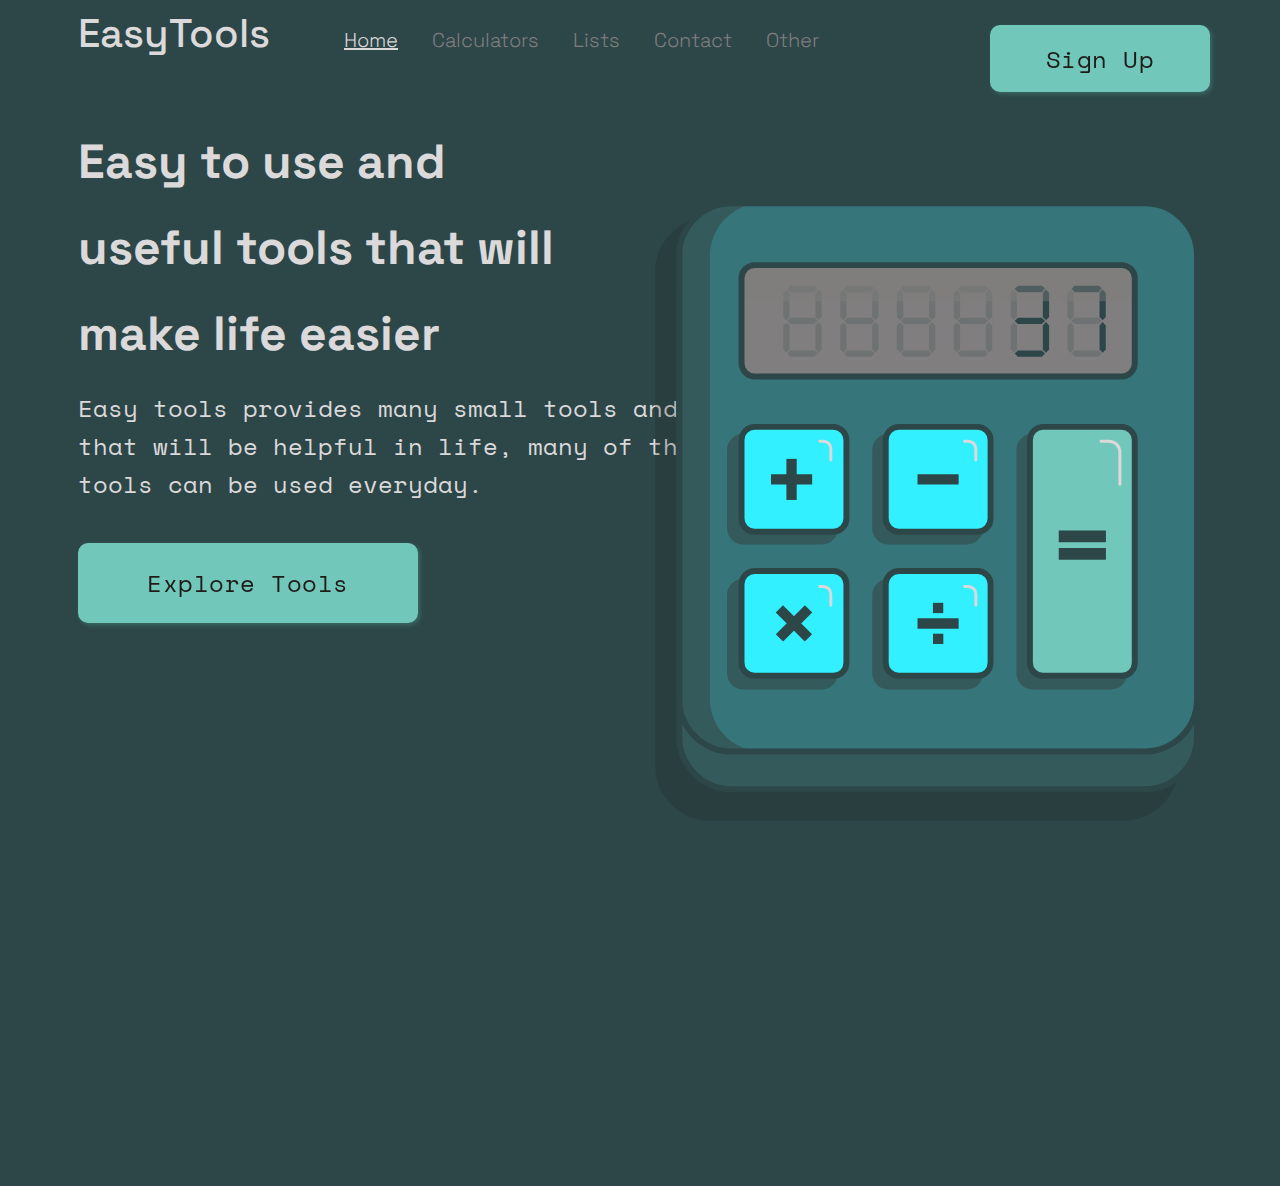
<file: index.html>
<!DOCTYPE html>
<html lang="en">
<head>
    <meta charset="UTF-8">
    <meta http-equiv="X-UA-Compatible" content="IE=edge">
    <meta name="viewport" content="width=device-width, initial-scale=1.0">
    <title>Easy Tools</title>
    <link href="css/main.css" rel="stylesheet">
    <link href="css/stylesheet.css" rel="stylesheet">
    <link href="https://fonts.googleapis.com/css2?family=Space+Grotesk:wght@300;500;700&family=Space+Mono&display=swap" rel="stylesheet"/>

    <!-- Fav Icons-->
    <link rel="apple-touch-icon" sizes="180x180" href="images/favicons/apple-touch-icon.png">
    <link rel="icon" type="image/png" sizes="32x32" href="images/favicons/favicon-32x32.png">
    <link rel="icon" type="image/png" sizes="16x16" href="images/favicons/favicon-16x16.png">
</head>
<body>
    <header>
        <a href="index.html" class="logo">EasyTools</a>

        <nav class="nav">
            <ul class="nav-list">
                <li class="nav-list-item"><a href="index.html" class="current-nav-link">Home</a></li>
                <li class="nav-list-item"><a href="calculators.html" class="nav-link">Calculators</a></li>
                <li class="nav-list-item"><a href="lists.html" class="nav-link">Lists</a></li>
                <li class="nav-list-item"><a href="contact.html" class="nav-link">Contact</a></li>
                <li class="nav-list-item"><a href="other.html" class="nav-link">Other</a></li>
            </ul>
        </nav>

        <a href="sign-up.html" class="sign-up-button"><p class="sign-up-text">Sign Up</p></a>
        <h2 class="display-name" id="display-name"></h2>
    </header>

    <main class="hero-section">
        <h1 class="title">Easy to use and <br> useful tools that will <br> make life easier</h1>
        <p class="subtext">Easy tools provides many small tools and apps <br> that will be helpful in life, many of these <br> tools can be used everyday.</p>

        <a href="calculators.html" class="explore-button"><p class="explore-text">Explore Tools</p></a>
        <img src="images/Calculator.svg" alt="Blue Calculator" class="calculator">
    </main>
    <script src="js/main.js"></script>
</body>
</html>
</file>
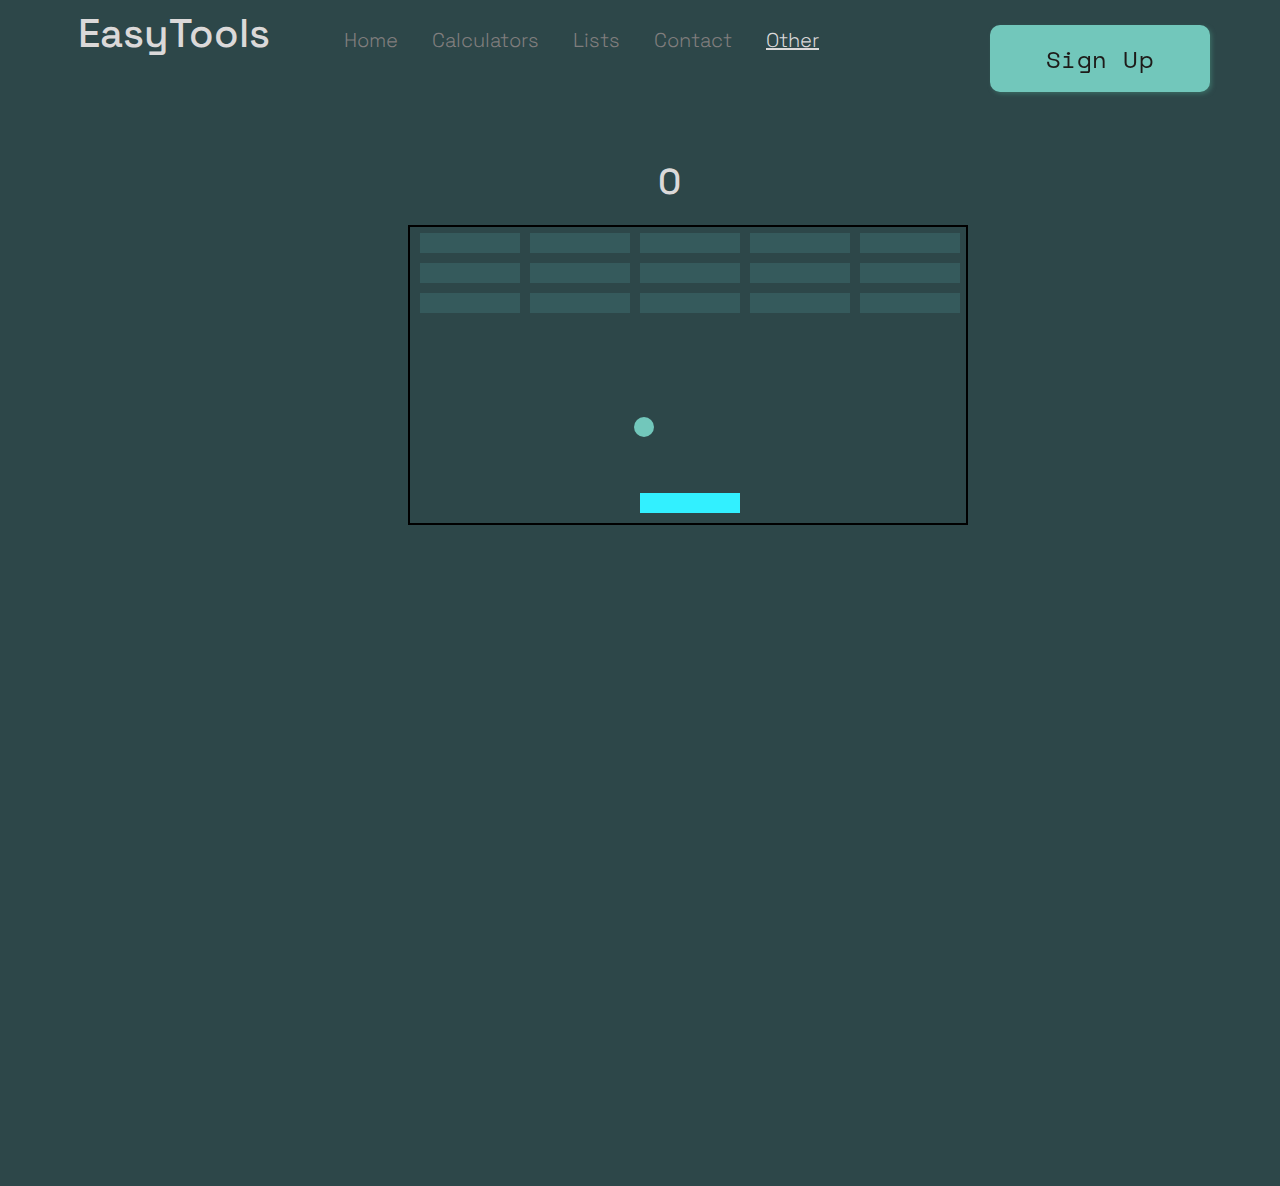
<file: breakout.html>
<!DOCTYPE html>
<html lang="en">
<head>
    <meta charset="UTF-8">
    <meta http-equiv="X-UA-Compatible" content="IE=edge">
    <meta name="viewport" content="width=device-width, initial-scale=1.0">
    <link href="css/breakout.css" rel="stylesheet" >
    <link href="css/stylesheet.css" rel="stylesheet" >
    <link href="https://fonts.googleapis.com/css2?family=Space+Grotesk:wght@300;500;700&family=Space+Mono&display=swap" rel="stylesheet"/>
    <title>Breakout Game</title>

    <!-- Fav Icons-->
    <link rel="apple-touch-icon" sizes="180x180" href="images/favicons/apple-touch-icon.png">
    <link rel="icon" type="image/png" sizes="32x32" href="images/favicons/favicon-32x32.png">
    <link rel="icon" type="image/png" sizes="16x16" href="images/favicons/favicon-16x16.png">
</head>
<body>
  <header>
    <a href="index.html" class="logo">EasyTools</a>

    <nav class="nav">
        <ul class="nav-list">
            <li class="nav-list-item"><a href="index.html" class="nav-link">Home</a></li>
            <li class="nav-list-item"><a href="calculators.html" class="nav-link">Calculators</a></li>
            <li class="nav-list-item"><a href="lists.html" class="nav-link">Lists</a></li>
            <li class="nav-list-item"><a href="contact.html" class="nav-link">Contact</a></li>
            <li class="nav-list-item"><a href="other.html" class="current-nav-link">Other</a></li>
        </ul>
    </nav>

    <a href="sign-up.html" class="sign-up-button"><p class="sign-up-text">Sign Up</p></a>
    <h2 class="display-name" id="display-name"></h2>
</header>
  <main>
    <h1 id="score" class="score">0</h1>
    <div class="grid"></div>
  </main>
  <script src="js/breakout.js"></script>
  <script src="js/main.js"></script>
</body>
</html>
</file>
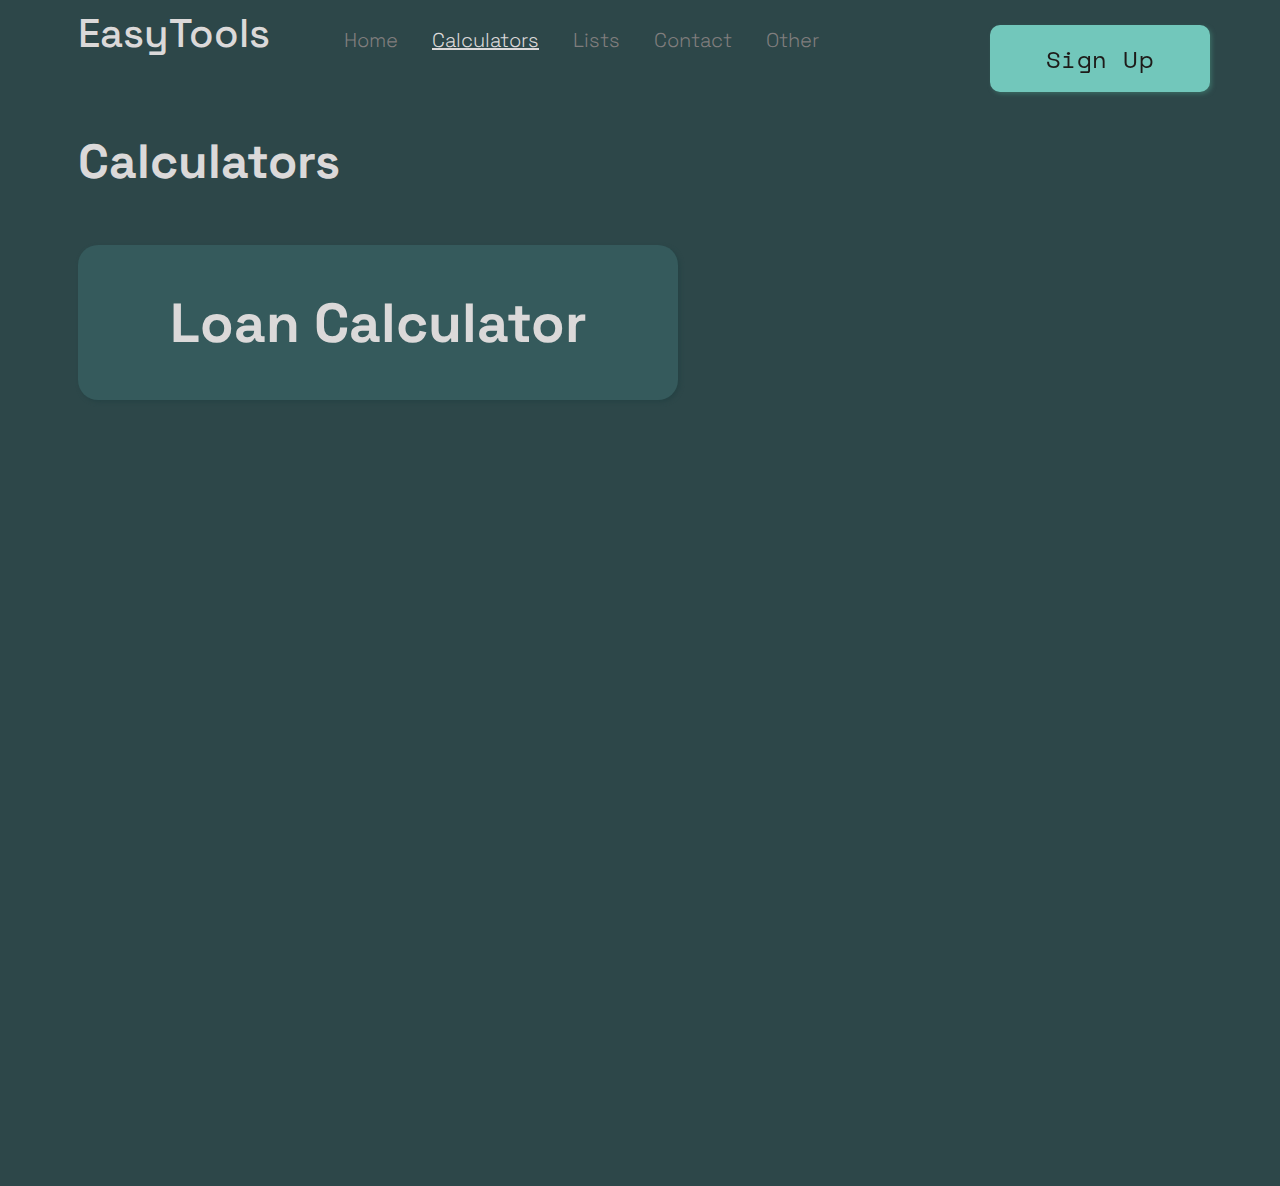
<file: calculators.html>
<!DOCTYPE html>
<html lang="en">
<head>
    <meta charset="UTF-8">
    <meta http-equiv="X-UA-Compatible" content="IE=edge">
    <meta name="viewport" content="width=device-width, initial-scale=1.0">
    <title>Calculators</title>
    <link href="css/calculators.css" rel="stylesheet">
    <link href="css/stylesheet.css" rel="stylesheet">
    <link href="https://fonts.googleapis.com/css2?family=Space+Grotesk:wght@300;500;700&family=Space+Mono&display=swap" rel="stylesheet"/>

    <!-- Fav Icons-->
    <link rel="apple-touch-icon" sizes="180x180" href="images/favicons/apple-touch-icon.png">
    <link rel="icon" type="image/png" sizes="32x32" href="images/favicons/favicon-32x32.png">
    <link rel="icon" type="image/png" sizes="16x16" href="images/favicons/favicon-16x16.png">
</head>
<body>
    <header>
        <a href="index.html" class="logo">EasyTools</a>

        <nav class="nav">
            <ul class="nav-list">
                <li class="nav-list-item"><a href="index.html" class="nav-link">Home</a></li>
                <li class="nav-list-item"><a href="calculators.html" class="current-nav-link">Calculators</a></li>
                <li class="nav-list-item"><a href="lists.html" class="nav-link">Lists</a></li>
                <li class="nav-list-item"><a href="contact.html" class="nav-link">Contact</a></li>
                <li class="nav-list-item"><a href="other.html" class="nav-link">Other</a></li>
            </ul>
        </nav>

        <a href="sign-up.html" class="sign-up-button"><p class="sign-up-text">Sign Up</p></a>
        <h2 class="display-name" id="display-name"></h2>
    </header>

    <main class="main-section">
        <h1 class="title">Calculators</h1>
        <a href="loan-calculator.html" class="loan-calculator"><p class="loan-text">Loan Calculator</p></a>
    </main>
    <script src="js/main.js"></script>
</body>
</html>
</file>
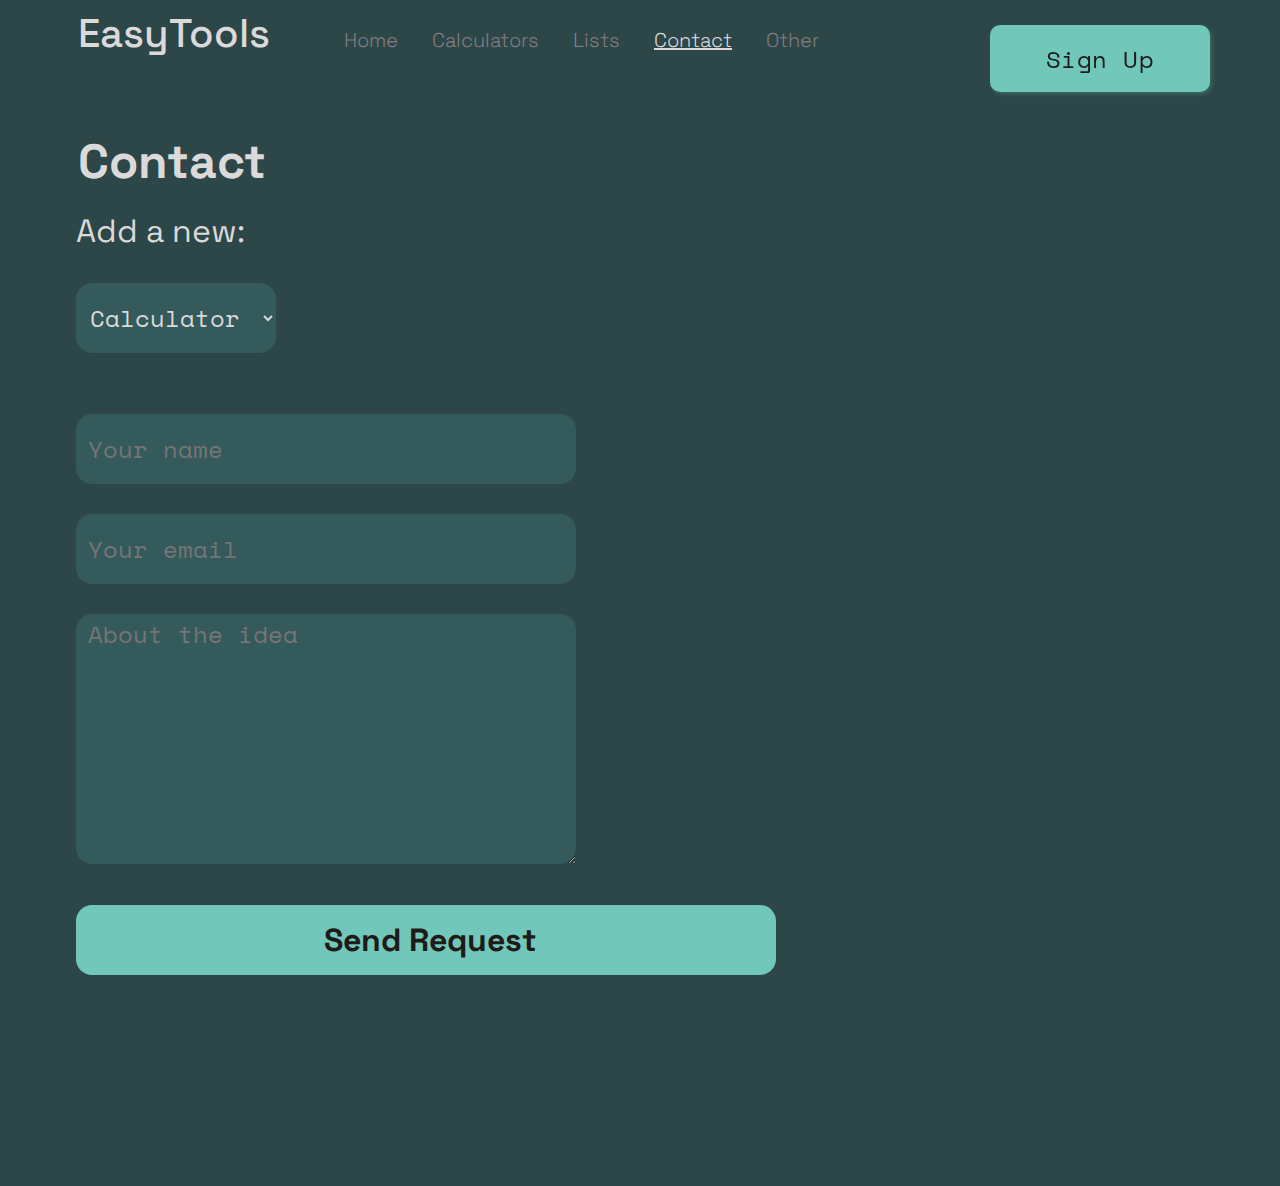
<file: contact.html>
<!DOCTYPE html>
<html lang="en">
<head>
    <meta charset="UTF-8">
    <meta http-equiv="X-UA-Compatible" content="IE=edge">
    <meta name="viewport" content="width=device-width, initial-scale=1.0">
    <title>Contact</title>
    <link href="css/contact.css" rel="stylesheet">
    <link href="css/stylesheet.css" rel="stylesheet">
    <link href="https://fonts.googleapis.com/css2?family=Space+Grotesk:wght@300;500;700&family=Space+Mono&display=swap" rel="stylesheet" />

    <!-- Fav Icons-->
    <link rel="apple-touch-icon" sizes="180x180" href="images/favicons/apple-touch-icon.png">
    <link rel="icon" type="image/png" sizes="32x32" href="images/favicons/favicon-32x32.png">
    <link rel="icon" type="image/png" sizes="16x16" href="images/favicons/favicon-16x16.png">
</head>
<body>
    <header>
        <a href="index.html" class="logo">EasyTools</a>

        <nav class="nav">
            <ul class="nav-list">
                <li class="nav-list-item"><a href="index.html" class="nav-link">Home</a></li>
                <li class="nav-list-item"><a href="calculators.html" class="nav-link">Calculators</a></li>
                <li class="nav-list-item"><a href="lists.html" class="nav-link">Lists</a></li>
                <li class="nav-list-item"><a href="contact.html" class="current-nav-link">Contact</a></li>
                <li class="nav-list-item"><a href="other.html" class="nav-link">Other</a></li>
            </ul>
        </nav>

        <a href="sign-up.html" class="sign-up-button"><p class="sign-up-text">Sign Up</p></a>
        <h2 class="display-name" id="display-name"></h2>
    </header>

    <main class="interface">
        <h1 class="title">Contact</h1>
        <div id="error-message" class="error-message"></div>

        <!-- error and option buttons -->
        <form class="contact-form">
            <fieldset class="options">
                <p class="option-text">Add a new:</p>
                <select name="types" id="select-options" required="required">
                    <option value="calculators">Calculator</option>
                    <option value="lists">List</option>
                    <option name="other" value="other">Other</option>
                </select>
            </fieldset>

            <!-- inputs and textarea -->
            <fieldset class="inputs">
                <input class="name-input" placeholder="Your name" type="text"/><br>
                <input class="email-input" placeholder="Your email" type="email" /><br>
                <textarea class="idea-input" placeholder="About the idea" type="text"></textarea>
            </fieldset>

            <fieldset class="submit-field">
                <input type="submit" id="submit-button" class="submit-button" value="Send Request" />
            </fieldset>
        </form>
    </main>
    <script src="https://code.jquery.com/jquery-3.6.1.min.js"></script>
    <script src="js/contact.js"></script>
    <script src="js/main.js"></script>
</body>
</html>
</file>
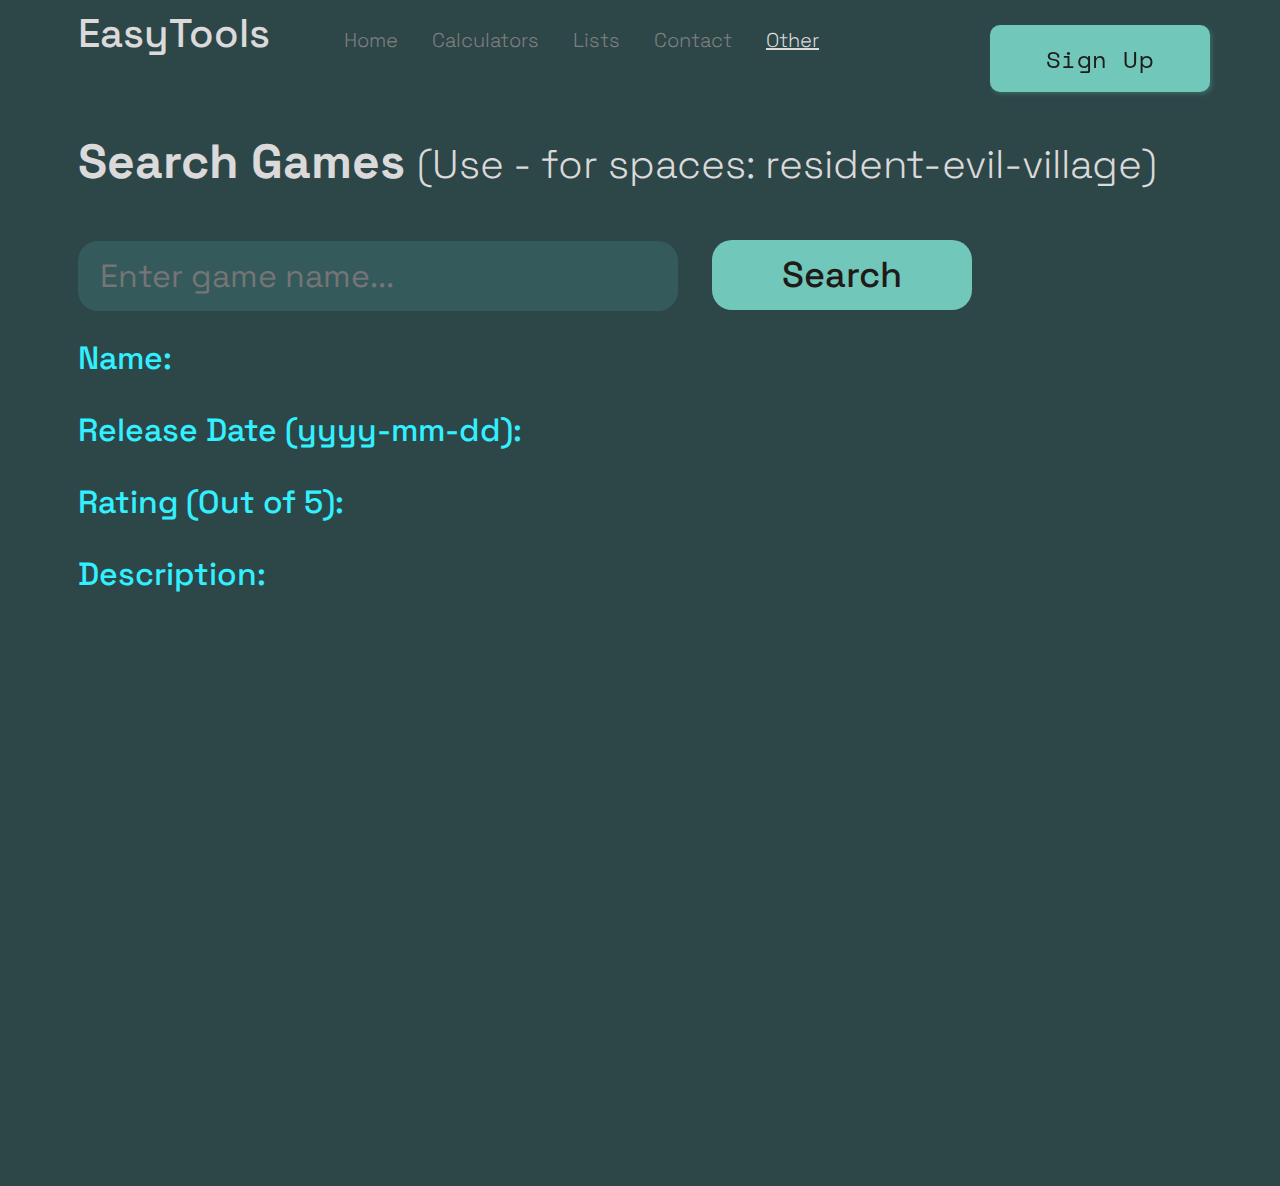
<file: game-search.html>
<!DOCTYPE html>
<html lang="en">
<head>
    <meta charset="UTF-8">
    <meta http-equiv="X-UA-Compatible" content="IE=edge">
    <meta name="viewport" content="width=device-width, initial-scale=1.0">
    <title>Search Games</title>
    <link href="css/game-search.css" rel="stylesheet">
    <link href="css/stylesheet.css" rel="stylesheet">
    <link href="https://fonts.googleapis.com/css2?family=Space+Grotesk:wght@300;500;700&family=Space+Mono&display=swap" rel="stylesheet"/>

    <!-- Fav Icons-->
    <link rel="apple-touch-icon" sizes="180x180" href="images/favicons/apple-touch-icon.png">
    <link rel="icon" type="image/png" sizes="32x32" href="images/favicons/favicon-32x32.png">
    <link rel="icon" type="image/png" sizes="16x16" href="images/favicons/favicon-16x16.png">
</head>
<body>
    <header>
        <a href="index.html" class="logo">EasyTools</a>

        <nav class="nav">
            <ul class="nav-list">
                <li class="nav-list-item"><a href="index.html" class="nav-link">Home</a></li>
                <li class="nav-list-item"><a href="calculators.html" class="nav-link">Calculators</a></li>
                <li class="nav-list-item"><a href="lists.html" class="nav-link">Lists</a></li>
                <li class="nav-list-item"><a href="contact.html" class="nav-link">Contact</a></li>
                <li class="nav-list-item"><a href="other.html" class="current-nav-link">Other</a></li>
            </ul>
        </nav>

        <a href="sign-up.html" class="sign-up-button"><p class="sign-up-text">Sign Up</p></a>
        <h2 class="display-name" id="display-name"></h2>
    </header>

    <main class="interface">
        <h1 class="title">Search Games <p class="title-details">(Use - for spaces: resident-evil-village)</p></h1>

        <input type="text" class="game-input" id="game-input" placeholder="Enter game name...">
        <button id="searchBtn" class="searchBtn"><p class="search-text">Search</p></button>

        <div class="results">
            <h2 class="display-gamename">Name:</h2>
            <p id="game-name" class="game-name"></p>


            <h2 class="display-date">Release Date (yyyy-mm-dd):</h2>
            <p id="game-date" class="game-date"></p>

            <h2 class="display-rating">Rating (Out of 5):</h2>
            <p id="game-rating" class="game-rating"></p>


            <h2 class="display-desc">Description:</h2>
            <p id="game-desc" class="game-desc"></p>
        </div>
    </main>
    <script src="js/game-search.js"></script>
    <script src="js/main.js"></script>
</body>
</html>
</file>
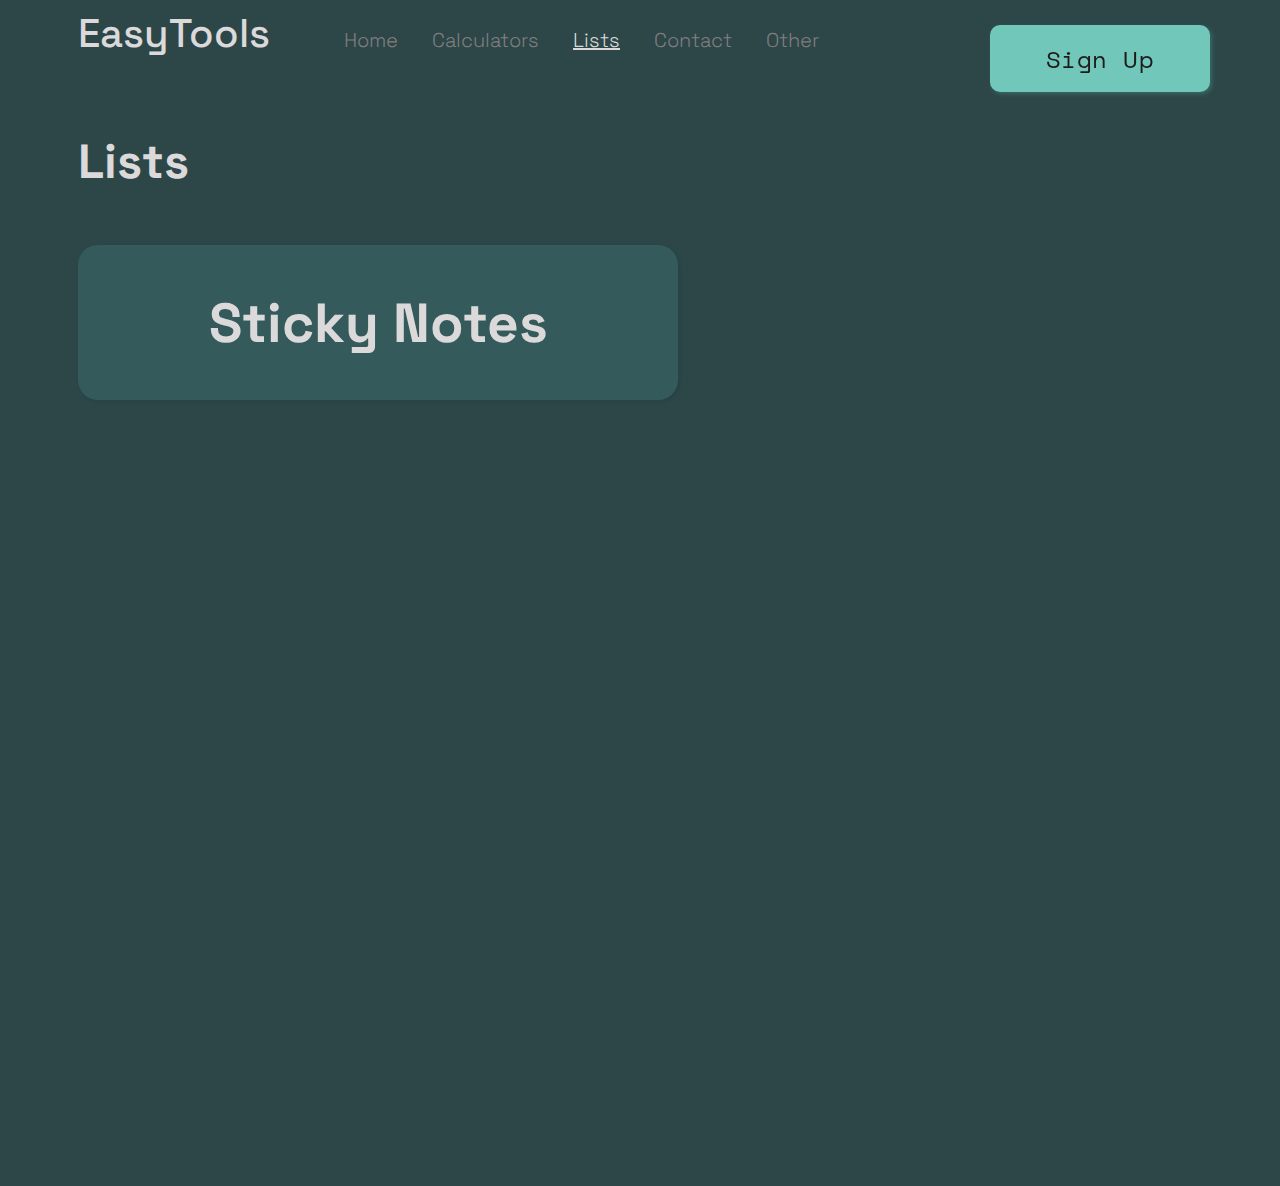
<file: lists.html>
<!DOCTYPE html>
<html lang="en">
<head>
    <meta charset="UTF-8">
    <meta http-equiv="X-UA-Compatible" content="IE=edge">
    <meta name="viewport" content="width=device-width, initial-scale=1.0">
    <title>Lists</title>
    <link href="css/lists.css" rel="stylesheet">
    <link href="css/stylesheet.css" rel="stylesheet">
    <link href="https://fonts.googleapis.com/css2?family=Space+Grotesk:wght@300;500;700&family=Space+Mono&display=swap" rel="stylesheet"/>

    <!-- Fav Icons-->
    <link rel="apple-touch-icon" sizes="180x180" href="images/favicons/apple-touch-icon.png">
    <link rel="icon" type="image/png" sizes="32x32" href="images/favicons/favicon-32x32.png">
    <link rel="icon" type="image/png" sizes="16x16" href="images/favicons/favicon-16x16.png">
</head>
<body>
    <header>
        <a href="index.html" class="logo">EasyTools</a>

        <nav class="nav">
            <ul class="nav-list">
                <li class="nav-list-item"><a href="index.html" class="nav-link">Home</a></li>
                <li class="nav-list-item"><a href="calculators.html" class="nav-link">Calculators</a></li>
                <li class="nav-list-item"><a href="lists.html" class="current-nav-link">Lists</a></li>
                <li class="nav-list-item"><a href="contact.html" class="nav-link">Contact</a></li>
                <li class="nav-list-item"><a href="other.html" class="nav-link">Other</a></li>
            </ul>
        </nav>

        <a href="sign-up.html" class="sign-up-button"><p class="sign-up-text">Sign Up</p></a>
        <h2 class="display-name" id="display-name"></h2>
    </header>

    <main class="main-section">
        <h1 class="title">Lists</h1>
        <a href="sticky-note.html" class="note-list"><p class="note-text">Sticky Notes</p></a>
    </main>
    <script src="js/main.js"></script>
</body>
</html>
</file>
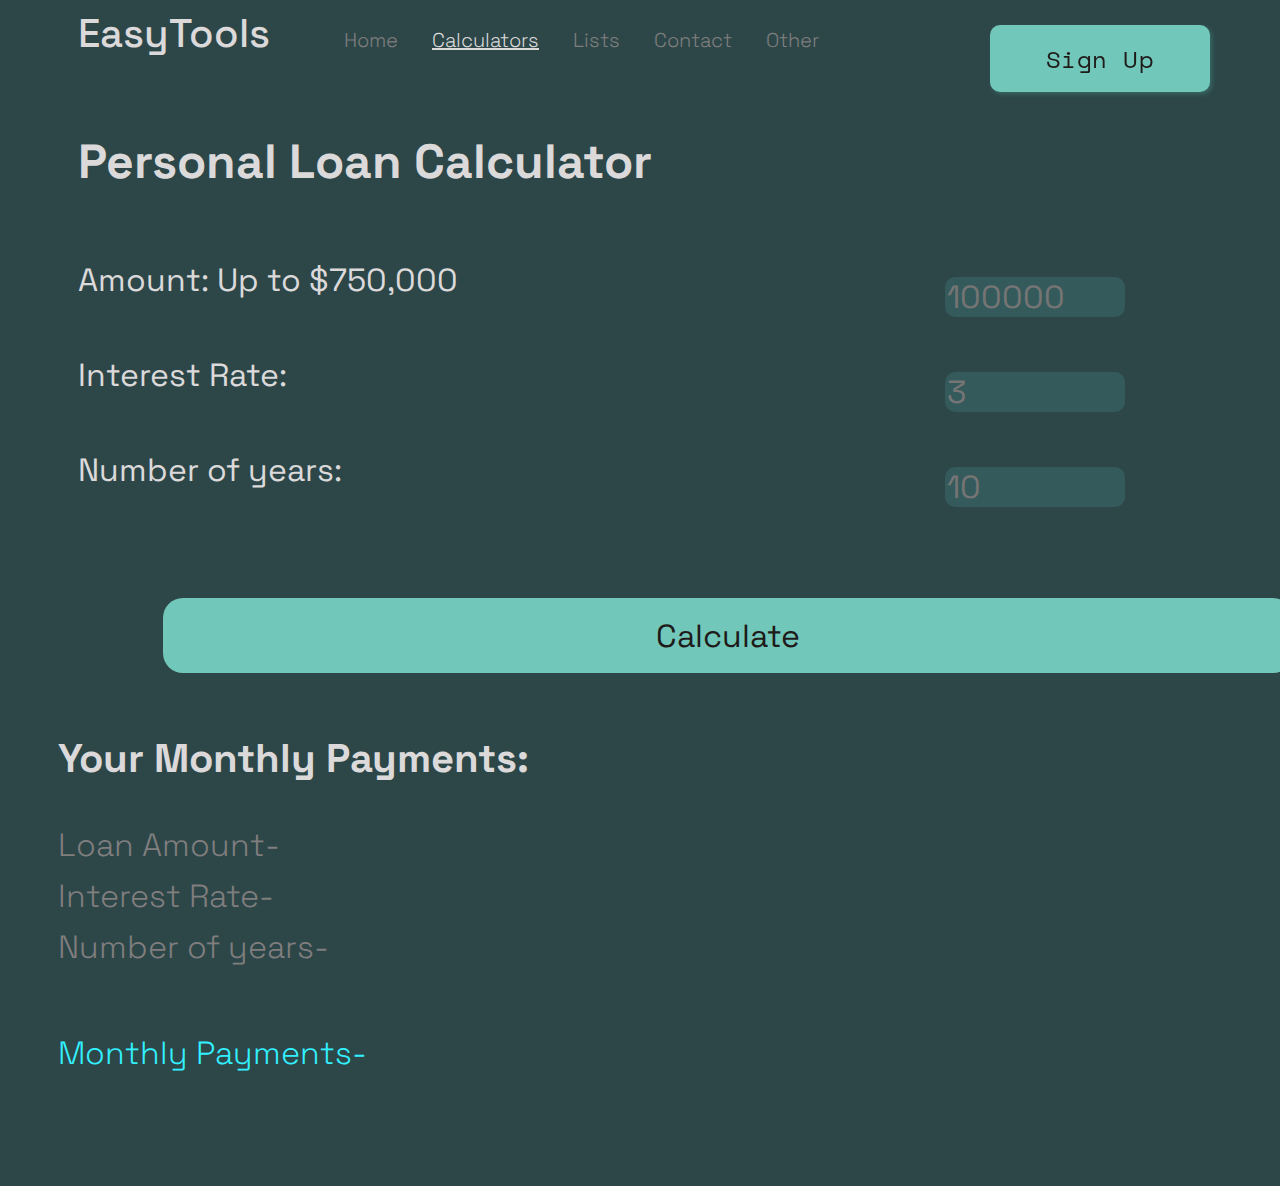
<file: loan-calculator.html>
<!DOCTYPE html>
<html lang="en">
<head>
    <meta charset="UTF-8">
    <meta http-equiv="X-UA-Compatible" content="IE=edge">
    <meta name="viewport" content="width=device-width, initial-scale=1.0">
    <title>Loan Calculator</title>
    <link href="css/loan-calculator.css" rel="stylesheet">
    <link href="css/stylesheet.css" rel="stylesheet">
    <link href="https://fonts.googleapis.com/css2?family=Space+Grotesk:wght@300;500;700&family=Space+Mono&display=swap" rel="stylesheet"/>

    <!-- Fav Icons-->
    <link rel="apple-touch-icon" sizes="180x180" href="images/favicons/apple-touch-icon.png">
    <link rel="icon" type="image/png" sizes="32x32" href="images/favicons/favicon-32x32.png">
    <link rel="icon" type="image/png" sizes="16x16" href="images/favicons/favicon-16x16.png">
</head>
<body>
    <header>
        <a href="index.html" class="logo">EasyTools</a>

        <nav class="nav">
            <ul class="nav-list">
                <li class="nav-list-item"><a href="index.html" class="nav-link">Home</a></li>
                <li class="nav-list-item"><a href="calculators.html" class="current-nav-link">Calculators</a></li>
                <li class="nav-list-item"><a href="lists.html" class="nav-link">Lists</a></li>
                <li class="nav-list-item"><a href="contact.html" class="nav-link">Contact</a></li>
                <li class="nav-list-item"><a href="other.html" class="nav-link">Other</a></li>
            </ul>
        </nav>

        <a href="sign-up.html" class="sign-up-button"><p class="sign-up-text">Sign Up</p></a>
        <h2 class="display-name" id="display-name"></h2>
    </header>

    <main class="interface">
        <h1 class="title">Personal Loan Calculator</h1>

        <p class="money">Amount: Up to $750,000</p>
        <input type="number"  id="money-input" class="money-input" placeholder="100000">
        <p class="money-subtext"></p>

        <p class="rate">Interest Rate:</p>
        <input type="number" id="rate-input" class="rate-input" placeholder="3">
        <p class="rate-subtext"></p>

        <p class="years">Number of years:</p>
        <input type="number" id="years-input" class="years-input" placeholder="10"> 
        <p class="years-subtext"></p>
        <br>
        <button type="submit" id="calculate" class="calculate">Calculate</button>
        
        <div class="results">
            <h2 class="title2">Your Monthly Payments:</h2>
            <p class="money2">Loan Amount-</p>
            <span id="money-result" class="money-result"></span>
            <br>
            <p class="rate2">Interest Rate-</p>
            <span id="rate-result" class="rate-result"></span>
            <br>
            <p class="years2">Number of years-</p>
            <span id="years-result" class="years-result"></span>
            <br>
            <p class="monthly-payments">Monthly Payments-</p>
            <span id="monthly-result" class="monthly-result"></span>
        </div>
    </main>
    <script type="text/javascript" src="js/loan-calculator.js"></script>
    <script src="js/main.js"></script>
</body>
</html>
</file>
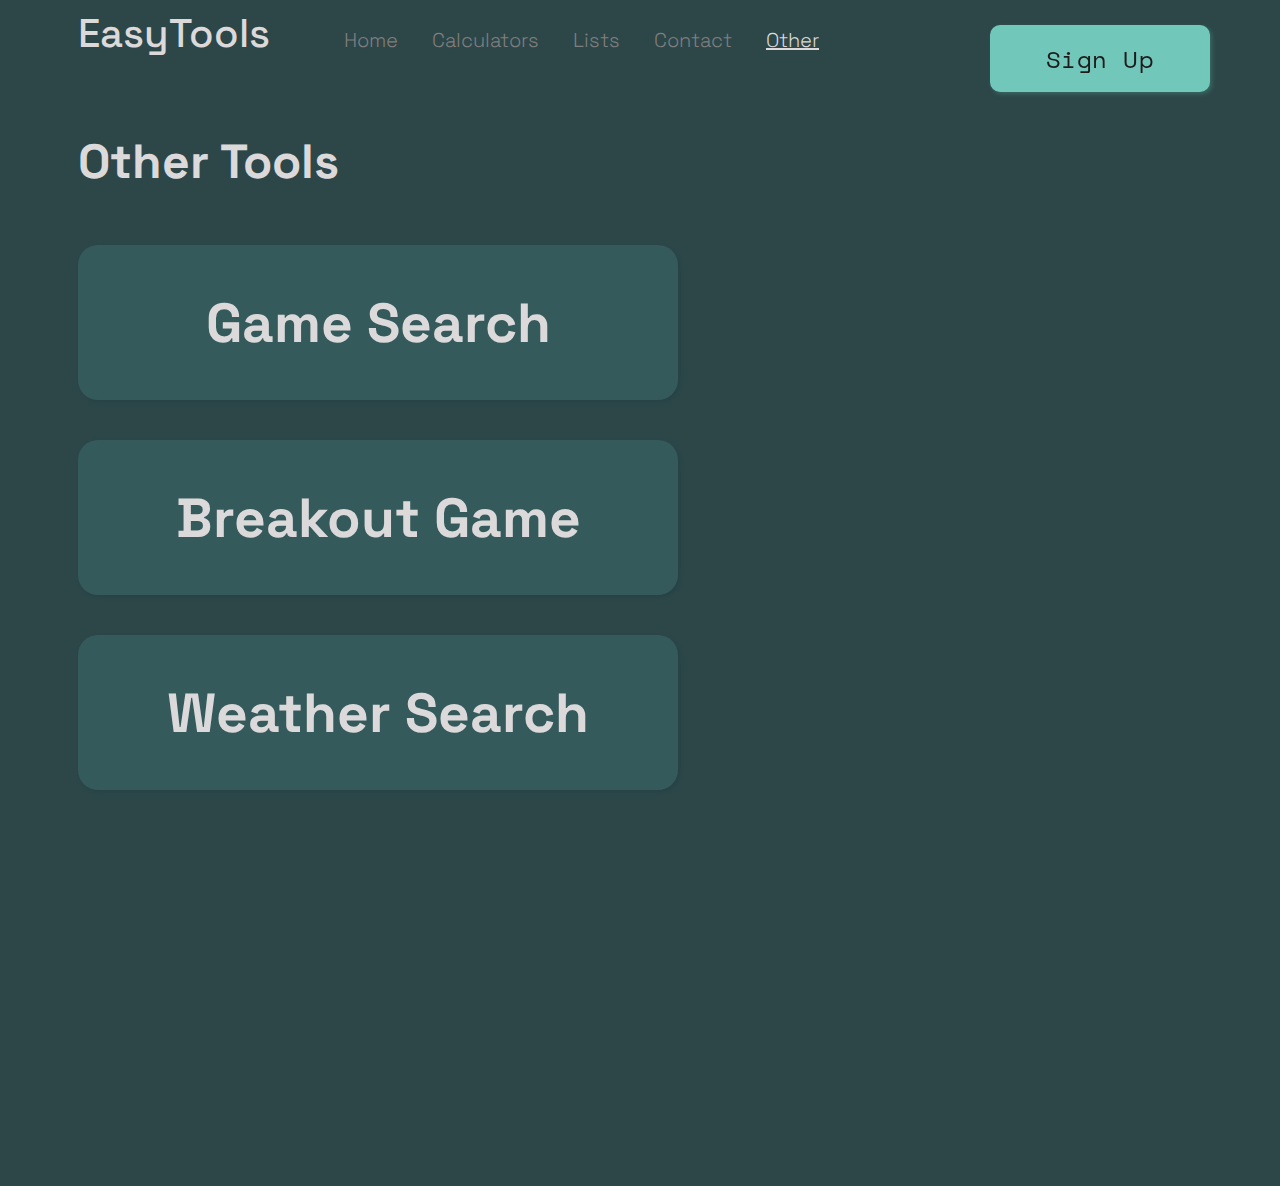
<file: other.html>
<!DOCTYPE html>
<html lang="en">
<head>
    <meta charset="UTF-8">
    <meta http-equiv="X-UA-Compatible" content="IE=edge">
    <meta name="viewport" content="width=device-width, initial-scale=1.0">
    <title>Other Tools</title>
    <link href="css/other.css" rel="stylesheet">
    <link href="css/stylesheet.css" rel="stylesheet">
    <link href="https://fonts.googleapis.com/css2?family=Space+Grotesk:wght@300;500;700&family=Space+Mono&display=swap" rel="stylesheet"/>

    <!-- Fav Icons-->
    <link rel="apple-touch-icon" sizes="180x180" href="images/favicons/apple-touch-icon.png">
    <link rel="icon" type="image/png" sizes="32x32" href="images/favicons/favicon-32x32.png">
    <link rel="icon" type="image/png" sizes="16x16" href="images/favicons/favicon-16x16.png">
    
</head>
<body>
    <header>
        <a href="index.html" class="logo">EasyTools</a>

        <nav class="nav">
            <ul class="nav-list">
                <li class="nav-list-item"><a href="index.html" class="nav-link">Home</a></li>
                <li class="nav-list-item"><a href="calculators.html" class="nav-link">Calculators</a></li>
                <li class="nav-list-item"><a href="lists.html" class="nav-link">Lists</a></li>
                <li class="nav-list-item"><a href="contact.html" class="nav-link">Contact</a></li>
                <li class="nav-list-item"><a href="" class="current-nav-link">Other</a></li>
            </ul>
        </nav>

        <a href="sign-up.html" class="sign-up-button"><p class="sign-up-text">Sign Up</p></a>
        <h2 class="display-name" id="display-name"></h2>
    </header>
    <main class="main-section">
        <h1 class="title">Other Tools</h1>
        <a href="game-search.html" class="game-search"><p class="game-search-text">Game Search</p></a>
        <a href="breakout.html" class="breakout"><p class="breakout-text">Breakout Game</p></a>
        <a href="weather.html" class="weather"><p class="weather-text">Weather Search</p></a>
    </main>
    <script src="js/main.js"></script>
</body>
</html>
</file>
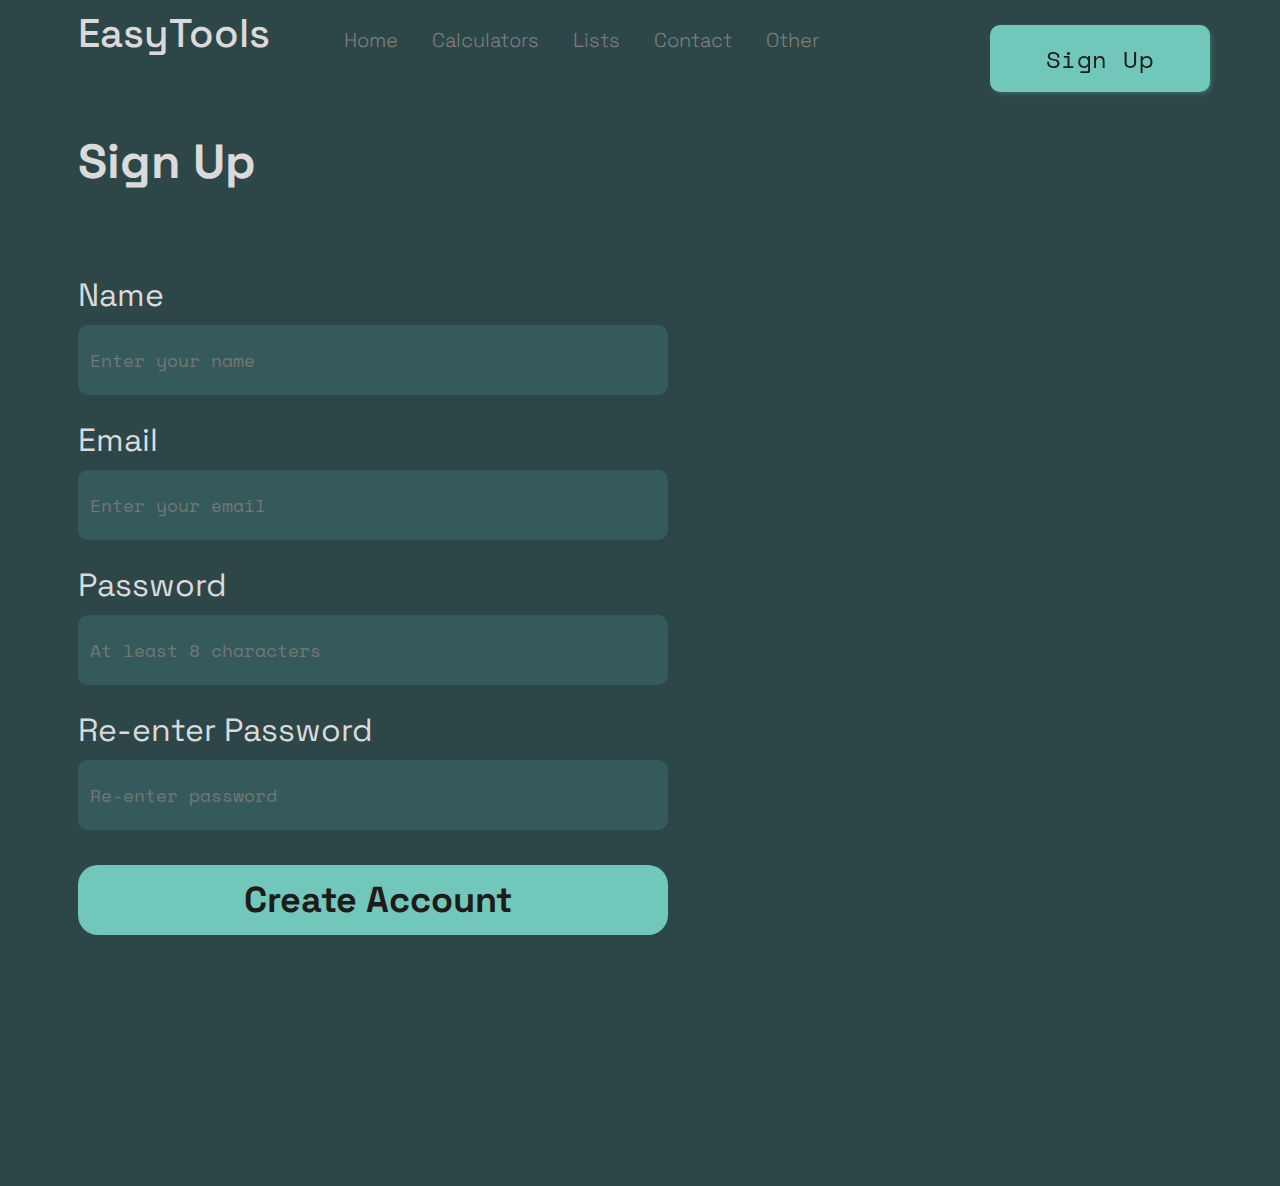
<file: sign-up.html>
<!DOCTYPE html>
<html lang="en">
<head>
    <meta charset="UTF-8">
    <meta http-equiv="X-UA-Compatible" content="IE=edge">
    <meta name="viewport" content="width=device-width, initial-scale=1.0">
    <title>Sign Up</title>
    <link href="css/sign-up.css" rel="stylesheet">
    <link href="css/stylesheet.css" rel="stylesheet">
    <link href="https://fonts.googleapis.com/css2?family=Space+Grotesk:wght@300;500;700&family=Space+Mono&display=swap" rel="stylesheet" />

    <!-- Fav Icons-->
    <link rel="apple-touch-icon" sizes="180x180" href="images/favicons/apple-touch-icon.png">
    <link rel="icon" type="image/png" sizes="32x32" href="images/favicons/favicon-32x32.png">
    <link rel="icon" type="image/png" sizes="16x16" href="images/favicons/favicon-16x16.png">
</head>
<body>
    <header>
        <a href="index.html" class="logo">EasyTools</a>

        <nav class="nav">
            <ul class="nav-list">
                <li class="nav-list-item"><a href="index.html" class="nav-link">Home</a></li>
                <li class="nav-list-item"><a href="calculators.html" class="nav-link">Calculators</a></li>
                <li class="nav-list-item"><a href="lists.html" class="nav-link">Lists</a></li>
                <li class="nav-list-item"><a href="contact.html" class="nav-link">Contact</a></li>
                <li class="nav-list-item"><a href="other.html" class="nav-link">Other</a></li>
            </ul>
        </nav>

        <a href="" class="sign-up-button"><p class="sign-up-text">Sign Up</p></a>
    </header>
    <main>
        <h1 class="title">Sign Up</h1>
        <h2 class="error"></h2>

        <form class="sign-up-form" action="index.html" onsubmit="userName(); return checkPassword(this);">
            <label for="name-input">Name</label><br />
            <input type="text" class="name-input" id="name-input" name="name" placeholder="Enter your name" required="required" /><br />
            <label for="email-input">Email</label><br />
            <input type="email" class="email-input" name="email" placeholder="Enter your email" required="required" /><br />
            <label for="password-input">Password</label><br />
            <input type="password" class="password-input" name="password1" placeholder="At least 8 characters" required="required" /><br />
            <label for="password2-input">Re-enter Password</label><br />
            <input type="password" class="password2-input" name="password2" placeholder="Re-enter password" required="required" /><br />

            <input type="submit" class="submit-button" value="Create Account"/>
        </form>
    </main>
    <script src="js/sign-up.js"></script>
</body>
</html>
</file>
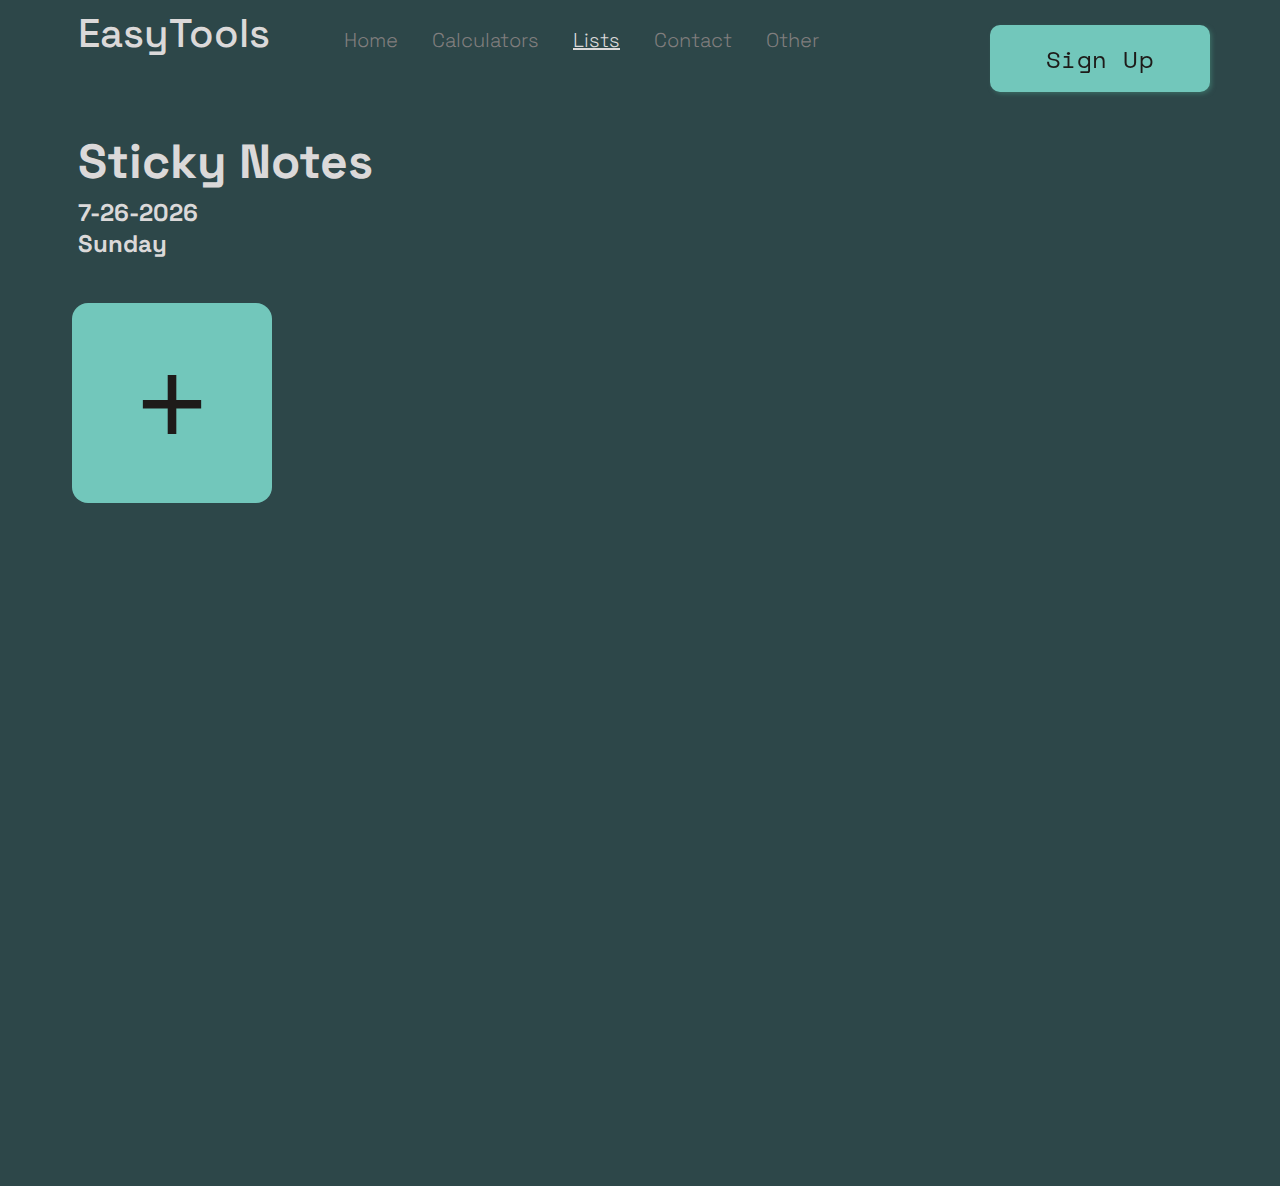
<file: sticky-note.html>
<!DOCTYPE html>
<html lang="en">
<head>
    <meta charset="UTF-8">
    <meta http-equiv="X-UA-Compatible" content="IE=edge">
    <meta name="viewport" content="width=device-width, initial-scale=1.0">
    <title>Sticky Notes</title>
    <link href="css/sticky-note.css" rel="stylesheet">
    <link href="css/stylesheet.css" rel="stylesheet">
    <link href="https://fonts.googleapis.com/css2?family=Space+Grotesk:wght@300;500;700&family=Space+Mono&display=swap" rel="stylesheet"/>

    <!-- Fav Icons-->
    <link rel="apple-touch-icon" sizes="180x180" href="images/favicons/apple-touch-icon.png">
    <link rel="icon" type="image/png" sizes="32x32" href="images/favicons/favicon-32x32.png">
    <link rel="icon" type="image/png" sizes="16x16" href="images/favicons/favicon-16x16.png">
</head>
<body>
    <header>
        <a href="index.html" class="logo">EasyTools</a>

        <nav class="nav">
            <ul class="nav-list">
                <li class="nav-list-item"><a href="index.html" class="nav-link">Home</a></li>
                <li class="nav-list-item"><a href="calculators.html" class="nav-link">Calculators</a></li>
                <li class="nav-list-item"><a href="lists.html" class="current-nav-link">Lists</a></li>
                <li class="nav-list-item"><a href="contact.html" class="nav-link">Contact</a></li>
                <li class="nav-list-item"><a href="other.html" class="nav-link">Other</a></li>
            </ul>
        </nav>

        <a href="sign-up.html" class="sign-up-button"><p class="sign-up-text">Sign Up</p></a>
        <h2 class="display-name" id="display-name"></h2>
    </header>

    <main class="interface">
        <h1 class="title">Sticky Notes</h1>
        <h2 id="date-text" class="date-text"></h2>

        <div id="app" class="app">
            <button type="button" class="add-note">+</button>
        </div>
    </main>
    <script type="text/javascript" src="js/sticky-note.js"></script>
    <script src="js/main.js"></script>
</body>
</html>
</file>
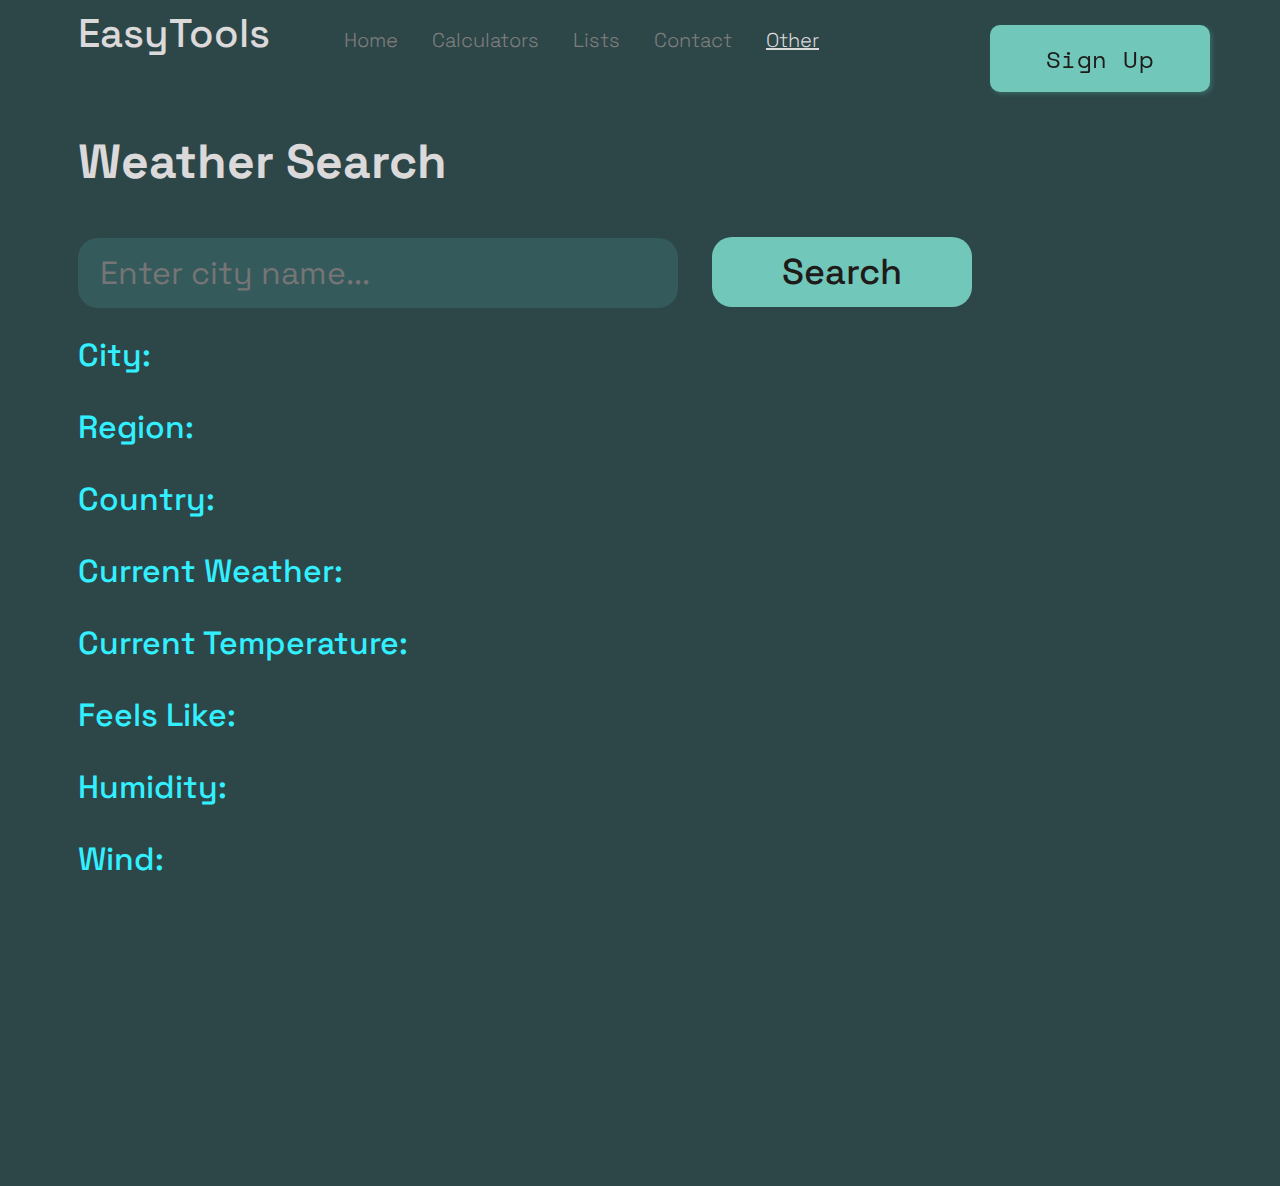
<file: weather.html>
<!DOCTYPE html>
<html lang="en">
<head>
    <meta charset="UTF-8">
    <meta http-equiv="X-UA-Compatible" content="IE=edge">
    <meta name="viewport" content="width=device-width, initial-scale=1.0">
    <title>Weather Search</title>
    <link href="css/weather.css" rel="stylesheet">
    <link href="css/stylesheet.css" rel="stylesheet">
    <link href="https://fonts.googleapis.com/css2?family=Space+Grotesk:wght@300;500;700&family=Space+Mono&display=swap" rel="stylesheet"/>

    <!-- Fav Icons-->
    <link rel="apple-touch-icon" sizes="180x180" href="images/favicons/apple-touch-icon.png">
    <link rel="icon" type="image/png" sizes="32x32" href="images/favicons/favicon-32x32.png">
    <link rel="icon" type="image/png" sizes="16x16" href="images/favicons/favicon-16x16.png">
</head>
<body>
    <header>
        <a href="index.html" class="logo">EasyTools</a>

        <nav class="nav">
            <ul class="nav-list">
                <li class="nav-list-item"><a href="index.html" class="nav-link">Home</a></li>
                <li class="nav-list-item"><a href="calculators.html" class="nav-link">Calculators</a></li>
                <li class="nav-list-item"><a href="lists.html" class="nav-link">Lists</a></li>
                <li class="nav-list-item"><a href="contact.html" class="nav-link">Contact</a></li>
                <li class="nav-list-item"><a href="other.html" class="current-nav-link">Other</a></li>
            </ul>
        </nav>

        <a href="sign-up.html" class="sign-up-button"><p class="sign-up-text">Sign Up</p></a>
        <h2 class="display-name" id="display-name"></h2>
    </header>

    <main class="interface">
        <h1 class="title">Weather Search</h1>

        <input type="text" class="city-input" id="city-input" placeholder="Enter city name...">
        <button id="searchBtn" class="searchBtn"><p class="search-text">Search</p></button>

        <div class="results">
            <h2 class="display-city">City:</h2>
            <p id="city" class="city"></p>

            <h2 class="display-region">Region:</h2>
            <p id="region" class="region"></p>

            <h2 class="display-country">Country:</h2>
            <p id="country" class="country"></p>

            <h2 class="display-current_weather">Current Weather:</h2>
            <p id="current_weather" class="current_weather"></p>

            <h2 class="display-current_temp">Current Temperature:</h2>
            <p id="current_temp" class="current_temp"></p>

            <h2 class="display-feel_temp">Feels Like:</h2>
            <p id="feel_temp" class="feel_temp"></p>

            <h2 class="display-humidity">Humidity:</h2>
            <p id="humidity" class="humidity"></p>

            <h2 class="display-wind">Wind:</h2>
            <p id="wind" class="wind"></p>
        </div>
    </main>
    <script src="js/weather.js"></script>
    <script src="js/main.js"></script>
</body>
</html>
</file>
<file: css/main.css>
.subtext {
    color: var(--clr-white);
    font-family: 'Space Mono';
    font-weight: var(--fw-regular);
    font-size: 1.5rem;
    line-height: 2.375rem;
    margin-left: 4.375rem;
    margin-top: -1.25rem;
}

.explore-button {
    background-color: var(--clr-cta);
    display: flex;
    border-radius: .625rem;
    width: 21.25rem;
    height: 5rem;
    text-decoration: none;
    filter: drop-shadow(.125rem .125rem .125rem #396962);
    margin-top: 2.5rem;
    margin-left: 4.375rem;
}

.explore-text {
    color: var(--clr-cta_text);
    font-family: 'Space Mono';
    font-weight: var(--fw-regular);
    font-size: 1.5rem;
    letter-spacing: 0.03rem;
    margin: auto;
}

.calculator {
    height: 38.8125rem;
    width: 34.0625rem;
    position: absolute;
    right: 5rem;
    top: 12.5rem;
}
</file>
<file: css/stylesheet.css>
:root {
    --clr-background: #2D4749;
    --clr-white: #DBD9D9;
    --clr-faded: #807E7E;
    --clr-cta: #72C7BB;
    --clr-cta_text: #1E1B19;
    --clr-lighter_background: #355A5C;
    --clr-lighter_background_text: #AAA8A8;
    --clr-pop_text: #32F0FF;
    --clr-card: #254244;
    --fw-light: 300;
    --fw-regular: 400;
    --fw-medium: 500;
    --fw-bold: 700;
    --hue: 200;
    --saturation: 50%;
    --clr-pong_foreground: hsl(var(--hue), var(--saturation), 75%);
}

*, *::after, *::before {
    box-sizing: border-box;
}

body {
    background: var(--clr-background);
    min-height: 130vh;
}

ul {
    list-style-type: none;
}

header * {
    display: inline;
}

header li {
    margin-inline-start: 1.875rem;
}

.logo {
    color: var(--clr-white);
    font-family: 'Space Grotesk', sans-serif;
    font-weight: var(--fw-medium);
    font-size: 2.5rem;
    text-decoration: none;
    margin-left: 4.375rem;
    margin-top: 1.875rem;
}

.nav-link {
    color: var(--clr-faded);
    font-family: 'Space Grotesk', sans-serif;
    font-size: 1.25rem;
    font-weight: var(--fw-light);
    text-decoration: none;
}

.current-nav-link {
    color: var(--clr-white);
    font-family: 'Space Grotesk', sans-serif;
    font-size: 1.25rem;
    font-weight: var(--fw-light);
    text-decoration: underline;
}

.sign-up-button {
    background-color: var(--clr-cta);
    display: flex;
    flex-direction: column;
    border-radius: .625rem;
    width: 13.75rem;
    height: 4.1875rem;
    text-decoration: none;
    filter: drop-shadow(.125rem .125rem .125rem #396962);
    position: absolute;
    right: 4.375rem;
    top: 1.5625rem;
}

.sign-up-text {
    color: var(--clr-cta_text);
    font-family: 'Space Mono';
    font-weight: var(--fw-regular);
    font-size: 1.5rem;
    letter-spacing: 0.03rem;
    margin: auto;
}

.title {
    color: var(--clr-white);
    font-family: 'Space Grotesk';
    font-weight: var(--fw-bold);
    font-size: 3rem;
    line-height: 5.375rem;
    margin-left: 4.375rem;
    margin-top: 3.75rem;
}

.display-name {
    color: var(--clr-white);
    font-family: 'Space Grotesk';
    font-weight: var(--fw-medium);
    font-size: 1.5rem;
    margin-top: 4rem;
    margin-left: 15.8rem;
}
</file>
<file: css/breakout.css>
.grid {
  position: absolute;
  width: 560px;
  height: 300px;
  border: solid 2px black;
  margin-top: 100px;
  margin-left: 400px;
}

.user {
  position: absolute;
  width: 100px;
  height: 20px;
  background-color: var(--clr-pop_text);
}

.block {
  position: absolute;
  width: 100px;
  height: 20px;
  background-color: var(--clr-lighter_background);
}

.ball {
  position: absolute;
  width: 20px;
  height: 20px;
  border-radius: 10px;
  background-color: var(--clr-cta);
}

.score {
  color: var(--clr-white);
  font-family: 'Space Grotesk';
  font-weight: var(--fw-medium);
  font-size: 2.25rem;
  margin-top: 100px;
  margin-bottom: -80px;
  margin-left: 650px;
}
</file>
<file: css/calculators.css>
.loan-calculator {
    background-color: var(--clr-lighter_background);
    display: flex;
    border-radius: 1.25rem;
    width: 37.5rem;
    height: 9.6875rem;
    filter: drop-shadow(.125rem .125rem .125rem #254244);
    margin-top: 2.5rem;
    margin-left: 4.375rem;
    text-decoration: none;
}

.loan-text {
    color: var(--clr-white);
    font-family: 'Space Grotesk';
    font-weight: var(--fw-bold);
    font-size: 3.4375rem;
    margin: auto;
}
</file>
<file: css/contact.css>
form {
    color: var(--clr-white);
    font-family: 'Space Grotesk';
    font-weight: var(--fw-regular);
    font-size: 2rem;
    margin-left: 2.6rem;
}

.error-message {
    color: var(--clr-pop_text);
    font-family: 'Space Grotesk';
    font-weight: var(--fw-regular);
    font-size: 2rem;
    margin-top: -25px;
    margin-bottom: 40px;
    margin-left: 4.375rem;
}

p {
    margin-top: -20px;
}

input,
textarea,
select {
    background: var(--clr-lighter_background);
    color: var(--clr-lighter_background_text);
    font-family: 'Space Mono';
    font-weight: var(--fw-regular);
    font-size: 1.5rem;
    text-indent: 10px;
    border: none;
    outline: none;
    border-radius: 1rem;
    width: 500px;
    height: 70px;
}

select {
    width: 200px;
    color: var(--clr-white);
    margin-right: 10px;
}

.name-input,
.email-input,
.idea-input,
textarea {
    margin-top: 30px;
}

textarea {
    height: 250px;
}

.submit-button {
    background: var(--clr-cta);
    color: var(--clr-cta_text);
    font-family: 'Space Grotesk';
    font-weight: var(--fw-bold);
    font-size: 2rem;
    width: 700px;
    cursor: pointer;
}

fieldset {
    outline:none;
    border: none;
}
</file>
<file: css/game-search.css>
.title-details {
    font-weight: var(--fw-light);
    font-size: 2.5rem;
    display:inline;
}

.results {
    color: var(--clr-white);
    font-family: 'Space Grotesk';
    font-weight: var(--fw-regular);
    font-size: 2rem;
    margin-left: 4.375rem;
    margin-right: 4.375rem;
}

h2 {
    color: var(--clr-pop_text);
    font-family: 'Space Grotesk';
    font-weight: var(--fw-medium);
    font-size: 2rem;
}

input {
    background-color: var(--clr-lighter_background);
    color: var(--clr-white);
    font-family: 'Space Grotesk';
    font-weight: var(--fw-regular);
    font-size: 2rem;
    border-radius: 1.25rem;
    border: none;
    outline: none;
    height: 4.375rem;
    width: 600px;
    margin-left: 4.375rem;
    text-indent: 1.25rem;
}

button {
    background-color: var(--clr-cta);
    color: var(--clr-cta_text);
    font-family: 'Space Grotesk';
    font-weight: var(--fw-medium);
    font-size: 2.25rem;
    border-radius: 1.25rem;
    border: none;
    outline: none;
    height: 4.375rem;
    width: 260px;
    margin-left: 30px;
    cursor: pointer;
}

.search-text {
    margin: auto;
}
</file>
<file: css/lists.css>
.note-list {
    background-color: var(--clr-lighter_background);
    display: flex;
    border-radius: 1.25rem;
    width: 37.5rem;
    height: 9.6875rem;
    filter: drop-shadow(.125rem .125rem .125rem #254244);
    margin-top: 2.5rem;
    margin-left: 4.375rem;
    text-decoration: none;
}

.note-text {
    color: var(--clr-white);
    font-family: 'Space Grotesk';
    font-weight: var(--fw-bold);
    font-size: 3.4375rem;
    margin: auto;
}
</file>
<file: css/loan-calculator.css>
input {
    background-color: var(--clr-lighter_background);
    color: var(--clr-white);
    font-family: 'Space Grotesk';
    font-weight: var(--fw-regular);
    font-size: 2rem;
    border: none;
    outline: none;
    width: 11.25rem;
    height: 2.5rem;
    border-radius: 10px;
}

main {
    color: var(--clr-white);
    font-family: 'Space Grotesk';
}

.money,
.rate,
.years {
    margin-left: 4.375rem;
    font-size: 2rem;
    margin-top: 55px;
}

.money-input {
    position: absolute;
    right: 155px;
    margin-top: -55px;
}

.rate-input,
.years-input {
    position: absolute;
    right: 155px;
    margin-top: -55px;
}

.money-input::-webkit-outer-spin-button,
.rate-input::-webkit-outer-spin-button,
.years-input::-webkit-outer-spin-button {
    -webkit-appearance: none;
    -moz-appearance: none;
    appearance: none;
    margin: 0; 
}

.money-input::-webkit-inner-spin-button,
.rate-input::-webkit-inner-spin-button,
.years-input::-webkit-inner-spin-button  {
    -webkit-appearance: none;
    -moz-appearance: none;
    appearance: none;
    margin: 0; 
}

button {
    background-color: var(--clr-cta);
    color: var(--clr-cta_text);
    font-family: 'Space Grotesk';
    font-weight: var(--fw-regular);
    font-size: 2rem;
    margin-top: 3.4375rem;
    margin-left: 9.6875rem;
    margin-right: 9.6875rem;
    height: 4.6875rem;
    width: 70.625rem;
    border-radius: 1.25rem;
    display: block;
    border: none;
    outline: none;
    cursor: pointer;
}

.title2 {
    font-family: 'Space Grotesk';
    font-weight: var(--fw-bold);
    font-size: 2.5rem;
    margin-top: 3.75rem;
    margin-left: 3.125rem;
}

div p {
    color: var(--clr-faded);
    font-family: 'Space Grotesk';
    font-weight: var(--fw-light);
    font-size: 2rem;
    display: inline;
    margin-left: 4.375rem;
    margin-inline-start: 3.125rem;
}

.monthly-payments {
    color: var(--clr-pop_text);
}

.monthly-result {
    font-family: 'Space Grotesk';
    font-weight: var(--fw-bold);
    font-size: 6rem;
    margin-right: 4.375rem;
}

span {
    color: var(--clr-white);
    font-family: 'Space Grotesk';
    font-weight: var(--fw-regular);
    font-size: 2.5rem;
    margin-left: 0.3125rem;
}
</file>
<file: css/other.css>
.game-search {
    background-color: var(--clr-lighter_background);
    display: flex;
    border-radius: 1.25rem;
    width: 37.5rem;
    height: 9.6875rem;
    filter: drop-shadow(.125rem .125rem .125rem #254244);
    margin-top: 2.5rem;
    margin-left: 4.375rem;
    text-decoration: none;
}

.game-search-text {
    color: var(--clr-white);
    font-family: 'Space Grotesk';
    font-weight: var(--fw-bold);
    font-size: 3.4375rem;
    margin: auto;
}

.breakout {
    background-color: var(--clr-lighter_background);
    display: flex;
    border-radius: 1.25rem;
    width: 37.5rem;
    height: 9.6875rem;
    filter: drop-shadow(.125rem .125rem .125rem #254244);
    margin-top: 2.5rem;
    margin-left: 4.375rem;
    text-decoration: none;
}

.breakout-text {
    color: var(--clr-white);
    font-family: 'Space Grotesk';
    font-weight: var(--fw-bold);
    font-size: 3.4375rem;
    margin: auto;
}

.weather {
    background-color: var(--clr-lighter_background);
    display: flex;
    border-radius: 1.25rem;
    width: 37.5rem;
    height: 9.6875rem;
    filter: drop-shadow(.125rem .125rem .125rem #254244);
    margin-top: 2.5rem;
    margin-left: 4.375rem;
    text-decoration: none;
}

.weather-text {
    color: var(--clr-white);
    font-family: 'Space Grotesk';
    font-weight: var(--fw-bold);
    font-size: 3.4375rem;
    margin: auto;
}
</file>
<file: css/sign-up.css>
form {
    color: var(--clr-white);
    font-family: 'Space Grotesk';
    font-weight: var(--fw-regular);
    font-size: 2rem;
    margin: 4.375rem;
}

input {
    background-color: var(--clr-lighter_background);
    color: var(--clr-lighter_background_text);
    font-family: 'Space Mono';
    font-weight: var(--fw-regular);
    font-size: 1.125rem;
    width: 590px;
    height: 70px;
    border-radius: 10px;
    text-indent: 10px;
    border: none;
    outline: none;
    margin-top: 10px;
    margin-bottom: 25px;
}

.submit-button {
    background-color: var(--clr-cta);
    color: var(--clr-cta_text);
    font-family: 'Space Grotesk';
    font-weight: var(--fw-bold);
    font-size: 2.25rem;
    border-radius: 1.25rem;
    cursor: pointer;
}

.error {
    color: var(--clr-pop_text);
    font-family: 'Space Grotesk';
    font-weight: var(--fw-bold);
    font-size: 3rem;
    margin-left: 4.375rem;
}
</file>
<file: css/sticky-note.css>
main {
    margin-top: 50px;
}

#app {
    display: grid;
    grid-template-columns: repeat(auto-fill, 200px);
    padding: 24px;
    gap: 24px;
    margin-left: 2.5rem;
}

.note {
    height: 200px;
    box-sizing: border-box;
    padding: 1rem;
    border: none;
    outline: none;
    border-radius: 1rem;
    filter: drop-shadow(.125rem .125rem .125rem #254244);
    resize: none;
    font-family: 'Space Grotesk';
    background: var(--clr-lighter_background);
    color: var(--clr-white);
    font-size: 1.25rem;
}

.add-note {
    height: 200px;
    border: none;
    outline: none;
    background: var(--clr-cta);
    border-radius: 1rem;
    font-size: 120px;
    color: var(--clr-cta_text);
    cursor: pointer;
}

.date-text {
    color: var(--clr-white);
    font-size: 1.5rem;
    font-family: 'Space Grotesk';
    margin-top: -40px;
    margin-left: 4.375rem;
}
</file>
<file: css/weather.css>
.title-details {
    font-weight: var(--fw-light);
    font-size: 2.5rem;
    display:inline;
}

.results {
    color: var(--clr-white);
    font-family: 'Space Grotesk';
    font-weight: var(--fw-regular);
    font-size: 2rem;
    margin-left: 4.375rem;
    margin-right: 4.375rem;
}

h2 {
    color: var(--clr-pop_text);
    font-family: 'Space Grotesk';
    font-weight: var(--fw-medium);
    font-size: 2rem;
}

input {
    background-color: var(--clr-lighter_background);
    color: var(--clr-white);
    font-family: 'Space Grotesk';
    font-weight: var(--fw-regular);
    font-size: 2rem;
    border-radius: 1.25rem;
    border: none;
    outline: none;
    height: 4.375rem;
    width: 600px;
    margin-left: 4.375rem;
    text-indent: 1.25rem;
}

button {
    background-color: var(--clr-cta);
    color: var(--clr-cta_text);
    font-family: 'Space Grotesk';
    font-weight: var(--fw-medium);
    font-size: 2.25rem;
    border-radius: 1.25rem;
    border: none;
    outline: none;
    height: 4.375rem;
    width: 260px;
    margin-left: 30px;
    cursor: pointer;
}

.search-text {
    margin: auto;
}
</file>
